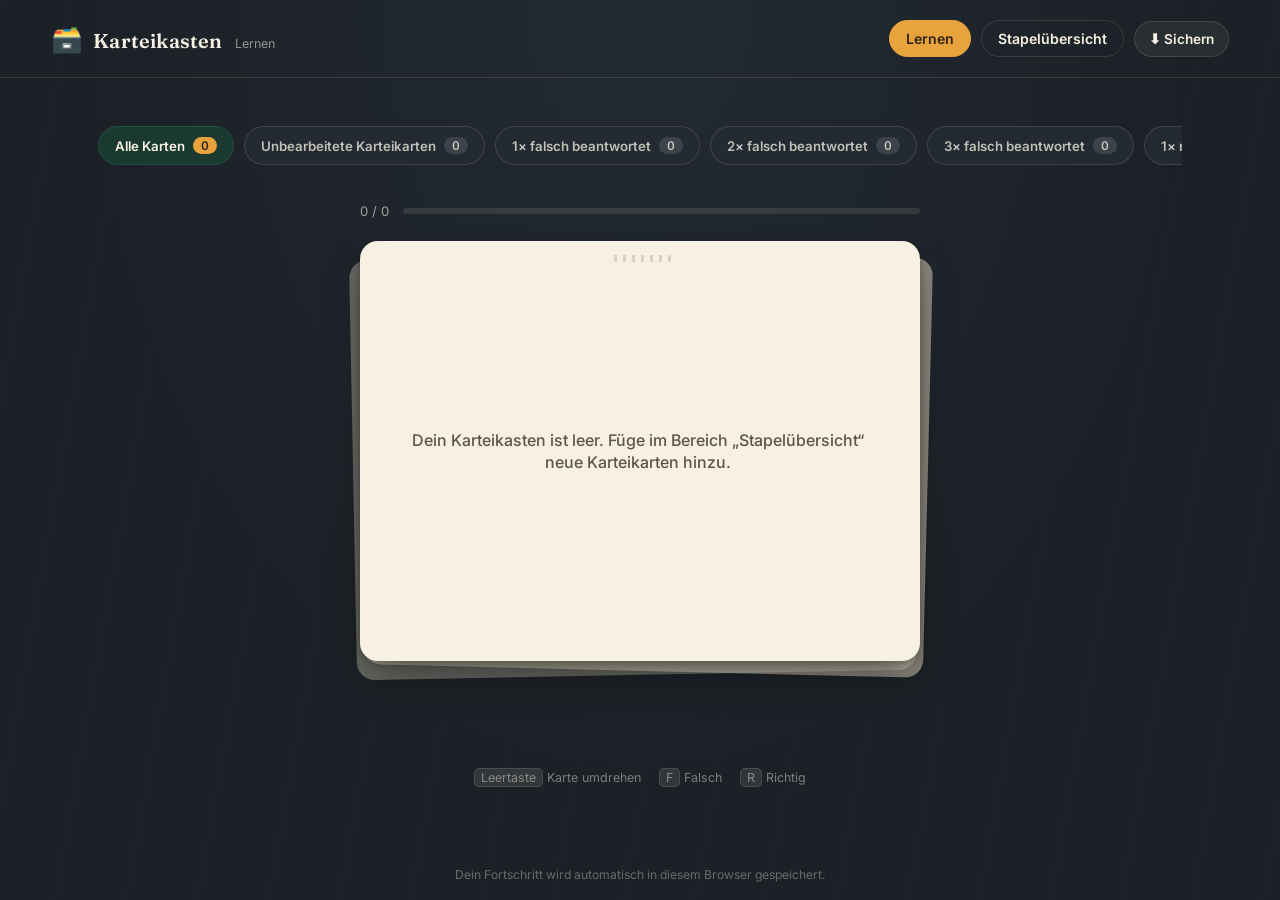
<file: index.html>
<!DOCTYPE html>
<html lang="de">
<head>
<meta charset="UTF-8" />
<meta name="viewport" content="width=device-width, initial-scale=1.0" />
<title>Karteikasten – Lernen</title>
<meta name="description" content="Digitaler Karteikasten zum Lernen mit Karteikarten." />
<link rel="stylesheet" href="css/style.css" />
<link rel="icon" href="data:image/svg+xml,<svg xmlns=%22http://www.w3.org/2000/svg%22 viewBox=%220 0 100 100%22><text y=%22.9em%22 font-size=%2290%22>🗃️</text></svg>" />
</head>
<body>

<header class="kopfzeile">
  <div class="marke">
    <span class="marke__symbol">🗃️</span>
    <span class="marke__titel">Karteikasten</span>
    <span class="marke__untertitel">Lernen</span>
  </div>
  <nav class="nav">
    <a href="index.html" class="nav__link nav__link--aktiv">Lernen</a>
    <a href="stapel.html" class="nav__link">Stapelübersicht</a>
    <button id="btn-export" class="icon-btn" title="Fortschritt als JSON-Datei sichern">
      ⬇ Sichern
    </button>
  </nav>
</header>

<main>

  <div class="stapelleiste" id="stapelleiste" role="tablist" aria-label="Stapel auswählen"></div>

  <section class="lernbereich">

    <div class="fortschrittszeile" id="fortschrittszeile" hidden>
      <span id="fortschritt-text">0 / 0</span>
      <div class="fortschrittsbalken">
        <div class="fortschrittsbalken__fuellung" id="fortschrittsbalken-fuellung" style="width: 0%;"></div>
      </div>
    </div>

    <div class="karten-buehne" id="karten-buehne">
      <div class="karte karte--leer" id="karte" tabindex="0" role="button" aria-label="Karteikarte umdrehen">
        <div class="karte__seite karte__seite--vorder" id="karte-vorderseite">
          <div class="karte__text">Lade Karteikarten …</div>
        </div>
        <div class="karte__seite karte__seite--rueck" id="karte-rueckseite">
          <div class="karte__text"></div>
        </div>
      </div>
    </div>

    <div class="antwort-buttons" id="antwort-buttons">
      <button class="antwort-btn antwort-btn--falsch" id="btn-falsch">
        ✕ Falsch beantwortet <span class="antwort-btn__taste">F</span>
      </button>
      <button class="antwort-btn antwort-btn--richtig" id="btn-richtig">
        ✓ Richtig beantwortet <span class="antwort-btn__taste">R</span>
      </button>
    </div>

    <p class="tasten-hinweis">
      <span><kbd>Leertaste</kbd> Karte umdrehen</span>
      <span><kbd>F</kbd> Falsch</span>
      <span><kbd>R</kbd> Richtig</span>
    </p>

  </section>

</main>

<footer>Dein Fortschritt wird automatisch in diesem Browser gespeichert.</footer>

<div class="toast" id="toast"></div>

<script src="js/data.js"></script>
<script src="js/storage.js"></script>
<script src="js/app.js"></script>
</body>
</html>
</file>
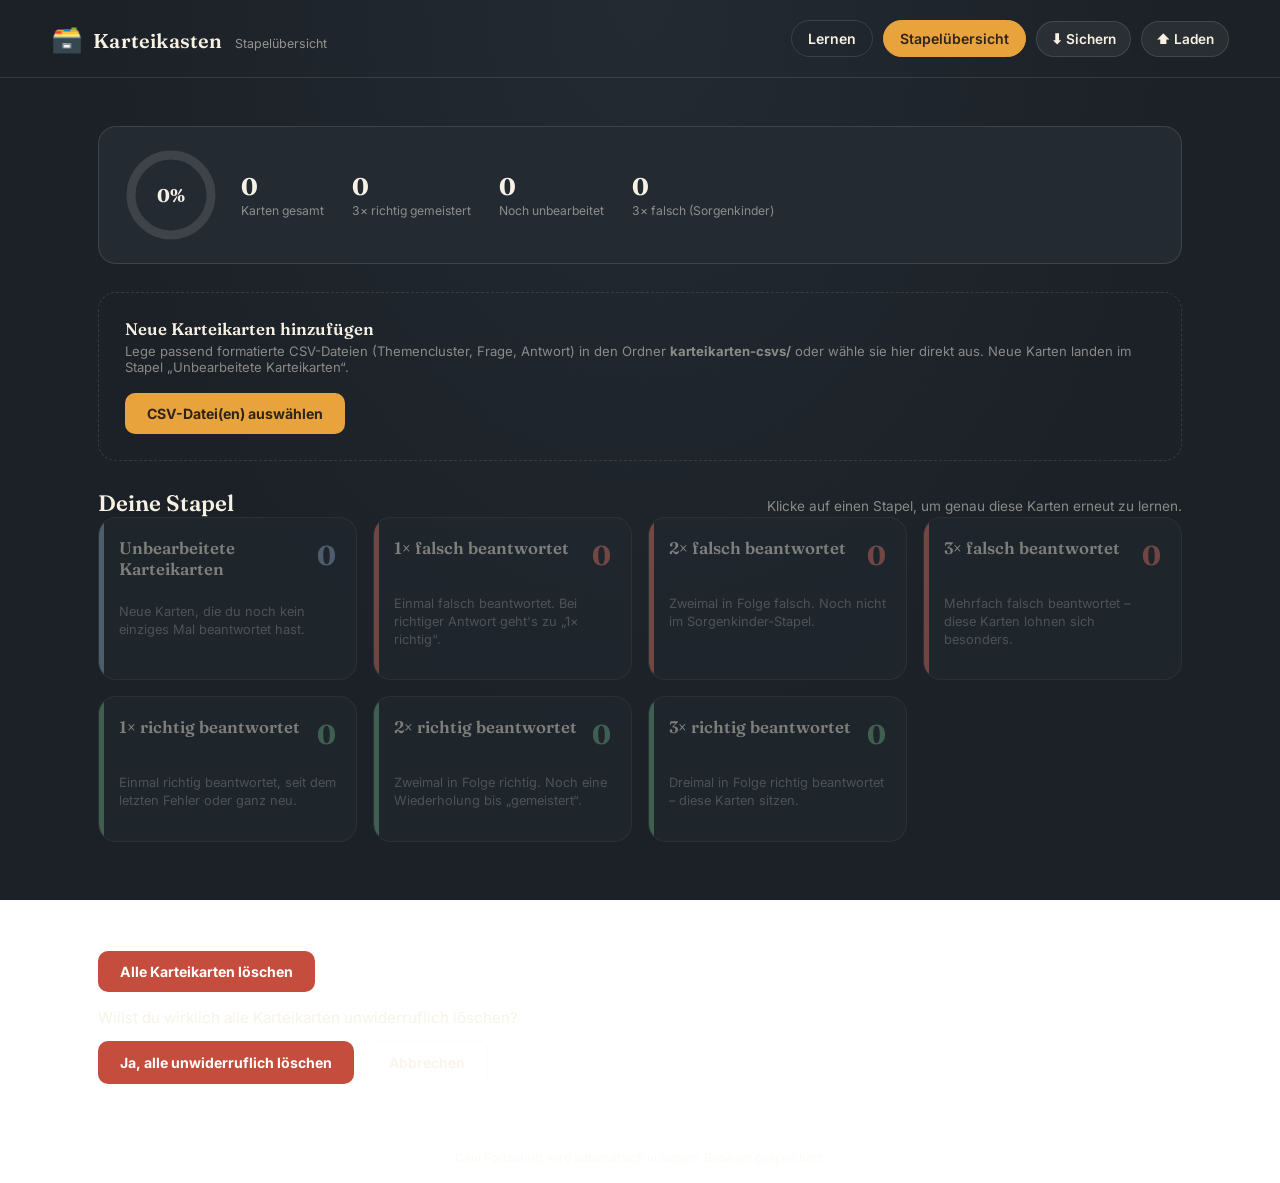
<file: stapel.html>
<!DOCTYPE html>
<html lang="de">
<head>
<meta charset="UTF-8" />
<meta name="viewport" content="width=device-width, initial-scale=1.0" />
<title>Karteikasten – Stapelübersicht</title>
<meta name="description" content="Übersicht aller Karteikarten-Stapel nach Lernfortschritt." />
<link rel="stylesheet" href="css/style.css" />
<link rel="icon" href="data:image/svg+xml,<svg xmlns=%22http://www.w3.org/2000/svg%22 viewBox=%220 0 100 100%22><text y=%22.9em%22 font-size=%2290%22>🗃️</text></svg>" />
</head>
<body>

<header class="kopfzeile">
  <div class="marke">
    <span class="marke__symbol">🗃️</span>
    <span class="marke__titel">Karteikasten</span>
    <span class="marke__untertitel">Stapelübersicht</span>
  </div>
  <nav class="nav">
    <a href="index.html" class="nav__link">Lernen</a>
    <a href="stapel.html" class="nav__link nav__link--aktiv">Stapelübersicht</a>
    <button id="btn-export" class="icon-btn" title="Fortschritt als JSON-Datei sichern">⬇ Sichern</button>
    <button id="btn-import-trigger" class="icon-btn" title="Fortschritt aus JSON-Datei laden">⬆ Laden</button>
    <input type="file" id="input-import-zustand" accept="application/json" hidden />
  </nav>
</header>

<main>

  <section class="gesamtuebersicht" id="gesamtuebersicht" aria-label="Gesamtfortschritt">
    <div class="ring-wrap">
      <svg width="92" height="92" viewBox="0 0 92 92">
        <circle cx="46" cy="46" r="40" fill="none" stroke="rgba(247,241,227,0.12)" stroke-width="9" />
        <circle id="ring-fuellung" cx="46" cy="46" r="40" fill="none" stroke="#e8a33d" stroke-width="9"
          stroke-linecap="round" stroke-dasharray="251.2" stroke-dashoffset="251.2" />
      </svg>
      <div class="ring-wrap__label" id="ring-label">0%</div>
    </div>
    <div class="statistik-zeile" id="statistik-zeile">
      <div class="statistik-item">
        <span class="statistik-item__zahl" id="stat-gesamt">0</span>
        <span class="statistik-item__label">Karten gesamt</span>
      </div>
      <div class="statistik-item">
        <span class="statistik-item__zahl" id="stat-gemeistert">0</span>
        <span class="statistik-item__label">3× richtig gemeistert</span>
      </div>
      <div class="statistik-item">
        <span class="statistik-item__zahl" id="stat-offen">0</span>
        <span class="statistik-item__label">Noch unbearbeitet</span>
      </div>
      <div class="statistik-item">
        <span class="statistik-item__zahl" id="stat-schwierig">0</span>
        <span class="statistik-item__label">3× falsch (Sorgenkinder)</span>
      </div>
    </div>
  </section>

  <section aria-label="Neue Karteikarten importieren">
    <div class="import-zone" id="import-zone">
      <div class="import-zone__text">
        <h3>Neue Karteikarten hinzufügen</h3>
        <p>Lege passend formatierte CSV-Dateien (Themencluster, Frage, Antwort) in den Ordner <strong>karteikarten-csvs/</strong> oder wähle sie hier direkt aus. Neue Karten landen im Stapel „Unbearbeitete Karteikarten“.</p>
      </div>
      <div style="display:flex; gap:10px; align-items:center;">
        <button class="btn-primaer" id="btn-csv-waehlen">CSV-Datei(en) auswählen</button>
        <input type="file" id="input-csv" accept=".csv,text/csv" multiple hidden />
      </div>
    </div>
  </section>

  <section>
    <div class="abschnitt-titel">
      <h2>Deine Stapel</h2>
      <p>Klicke auf einen Stapel, um genau diese Karten erneut zu lernen.</p>
    </div>
    <div class="stapel-grid" id="stapel-grid"></div>
  </section>

  <section aria-label="Karteikasten zurücksetzen" class="loeschen-sektion">
    <button id="btn-alle-loeschen" class="btn-gefahr">Alle Karteikarten löschen</button>
    <div id="loeschen-bestaetigung" class="loeschen-bestaetigung" hidden>
      <p class="loeschen-frage">Willst du wirklich alle Karteikarten unwiderruflich löschen?</p>
      <div class="loeschen-aktionen">
        <button id="btn-loeschen-ja" class="btn-gefahr">Ja, alle unwiderruflich löschen</button>
        <button id="btn-loeschen-nein" class="btn-sekundaer">Abbrechen</button>
      </div>
    </div>
  </section>

</main>

<footer>Dein Fortschritt wird automatisch in diesem Browser gespeichert.</footer>

<div class="toast" id="toast"></div>

<script src="js/data.js"></script>
<script src="js/storage.js"></script>
<script src="js/stapel.js"></script>
</body>
</html>
</file>
<file: css/style.css>
/* ============================================================================
   Karteikasten – Globales Stylesheet
   Designkonzept: Ein digitaler Karteikasten, der sich wie ein echter
   Holz-Karteikasten auf einem Schreibtisch bei Abendlicht anfühlt.
   Cremefarbene Karteikarten, dunkles Tannengrün, Senfgelb als Aktiv-Akzent.
   ============================================================================ */

@import url('https://fonts.googleapis.com/css2?family=Fraunces:opsz,wght@9..144,400..700&family=Inter:wght@400;500;600;700;800&display=swap');

:root {
  /* Farbpalette */
  --bg-deep: #1c2127;
  --bg-deep-2: #232a32;
  --holz: #2e2419;
  --holz-hell: #3c3024;
  --karte-creme: #f7f1e3;
  --karte-creme-rand: #ebe2c9;
  --tinte: #2a2620;
  --tinte-soft: #5c5648;
  --tanne: #1b3a2f;
  --tanne-hell: #25503f;
  --senf: #e8a33d;
  --senf-hell: #f3c177;
  --gruen: #4f8f6b;
  --gruen-hell: #6cab85;
  --rot: #c44d3e;
  --rot-hell: #d97464;
  --linie: rgba(247, 241, 227, 0.12);

  --schrift-anzeige: "Fraunces", "Georgia", serif;
  --schrift-ui: "Inter", -apple-system, BlinkMacSystemFont, "Segoe UI", sans-serif;

  --radius-karte: 18px;
  --radius-ui: 10px;
  --schatten-karte: 0 18px 40px -12px rgba(0, 0, 0, 0.55), 0 2px 8px rgba(0, 0, 0, 0.25);
  --schatten-ui: 0 4px 14px rgba(0, 0, 0, 0.25);

  --transition-flip: 0.55s cubic-bezier(0.45, 0.05, 0.15, 1);
}

* {
  box-sizing: border-box;
}

html, body {
  margin: 0;
  padding: 0;
  min-height: 100vh;
}

body {
  font-family: var(--schrift-ui);
  color: var(--karte-creme);
  background: radial-gradient(ellipse at top, var(--bg-deep-2) 0%, var(--bg-deep) 60%);
  background-attachment: fixed;
  -webkit-font-smoothing: antialiased;
  display: flex;
  flex-direction: column;
  min-height: 100vh;
}

/* Dezente Holzmaserungs-Textur als Hintergrund-Ambiente */
body::before {
  content: "";
  position: fixed;
  inset: 0;
  pointer-events: none;
  z-index: 0;
  opacity: 0.5;
  background-image:
    repeating-linear-gradient(
      100deg,
      rgba(255, 255, 255, 0.012) 0px,
      rgba(255, 255, 255, 0.012) 1px,
      transparent 1px,
      transparent 70px
    );
}

a {
  color: inherit;
  text-decoration: none;
}

button {
  font-family: var(--schrift-ui);
  cursor: pointer;
  border: none;
}

/* ============================== Kopfzeile ================================ */

.kopfzeile {
  position: relative;
  z-index: 2;
  display: flex;
  align-items: center;
  justify-content: space-between;
  gap: 16px;
  padding: 20px clamp(20px, 4vw, 56px);
  border-bottom: 1px solid var(--linie);
  flex-wrap: wrap;
}

.marke {
  display: flex;
  align-items: baseline;
  gap: 10px;
}

.marke__symbol {
  font-family: var(--schrift-anzeige);
  font-weight: 700;
  font-size: 1.6rem;
  color: var(--senf);
}

.marke__titel {
  font-family: var(--schrift-anzeige);
  font-weight: 600;
  font-size: 1.25rem;
  letter-spacing: 0.01em;
}

.marke__untertitel {
  font-size: 0.78rem;
  color: rgba(247, 241, 227, 0.55);
  margin-left: 2px;
}

.nav {
  display: flex;
  align-items: center;
  gap: 10px;
  flex-wrap: wrap;
}

.nav__link {
  font-size: 0.88rem;
  font-weight: 600;
  padding: 9px 16px;
  border-radius: 999px;
  background: transparent;
  border: 1px solid var(--linie);
  transition: background 0.2s, border-color 0.2s;
  white-space: nowrap;
}

.nav__link:hover {
  background: rgba(247, 241, 227, 0.06);
  border-color: rgba(247, 241, 227, 0.25);
}

.nav__link--aktiv {
  background: var(--senf);
  color: var(--holz);
  border-color: var(--senf);
}

.nav__link--aktiv:hover {
  background: var(--senf-hell);
}

.icon-btn {
  display: inline-flex;
  align-items: center;
  gap: 7px;
  font-size: 0.85rem;
  font-weight: 600;
  padding: 9px 14px;
  border-radius: 999px;
  background: rgba(247, 241, 227, 0.06);
  border: 1px solid var(--linie);
  color: var(--karte-creme);
  transition: background 0.2s, transform 0.15s;
}

.icon-btn:hover {
  background: rgba(247, 241, 227, 0.13);
}

.icon-btn:active {
  transform: scale(0.97);
}

/* ============================== Haupt-Layout ============================== */

main {
  position: relative;
  z-index: 1;
  flex: 1;
  display: flex;
  flex-direction: column;
  padding: clamp(20px, 4vw, 48px);
  gap: 28px;
  max-width: 1180px;
  margin: 0 auto;
  width: 100%;
}

/* ============================== Stapel-Leiste (Lernseite) ================= */

.stapelleiste {
  display: flex;
  gap: 10px;
  overflow-x: auto;
  padding-bottom: 6px;
  scrollbar-width: thin;
}

.stapelleiste::-webkit-scrollbar {
  height: 6px;
}
.stapelleiste::-webkit-scrollbar-thumb {
  background: rgba(247, 241, 227, 0.18);
  border-radius: 4px;
}

.stapel-chip {
  flex: 0 0 auto;
  display: flex;
  align-items: center;
  gap: 8px;
  padding: 10px 16px;
  border-radius: 999px;
  background: var(--bg-deep-2);
  border: 1px solid var(--linie);
  font-size: 0.83rem;
  font-weight: 600;
  color: rgba(247, 241, 227, 0.75);
  transition: all 0.2s;
  position: relative;
}

.stapel-chip:hover {
  border-color: rgba(247, 241, 227, 0.35);
  color: var(--karte-creme);
}

.stapel-chip--aktiv {
  background: var(--tanne);
  border-color: var(--tanne-hell);
  color: var(--karte-creme);
}

.stapel-chip__zahl {
  background: rgba(255, 255, 255, 0.12);
  padding: 1px 8px;
  border-radius: 999px;
  font-size: 0.75rem;
  font-variant-numeric: tabular-nums;
}

.stapel-chip--aktiv .stapel-chip__zahl {
  background: var(--senf);
  color: var(--holz);
}

/* ============================== Lernbereich ================================ */

.lernbereich {
  display: flex;
  flex-direction: column;
  align-items: center;
  gap: 22px;
  flex: 1;
  justify-content: center;
  min-height: 50vh;
}

.fortschrittszeile {
  width: min(560px, 100%);
  display: flex;
  align-items: center;
  gap: 14px;
  font-size: 0.82rem;
  color: rgba(247, 241, 227, 0.6);
}

.fortschrittsbalken {
  flex: 1;
  height: 6px;
  border-radius: 999px;
  background: rgba(247, 241, 227, 0.1);
  overflow: hidden;
}

.fortschrittsbalken__fuellung {
  height: 100%;
  border-radius: 999px;
  background: linear-gradient(90deg, var(--senf), var(--senf-hell));
  transition: width 0.4s ease;
}

/* ---- Karteikarte ---- */

.karten-buehne {
  position: relative;
  width: min(560px, 100%);
  height: clamp(320px, 48vh, 420px);
  perspective: 1800px;
}

/* Stapel-Effekt: zwei dezent versetzte Schatten-Karten dahinter */
.karten-buehne::before,
.karten-buehne::after {
  content: "";
  position: absolute;
  inset: 0;
  background: var(--karte-creme-rand);
  border-radius: var(--radius-karte);
  z-index: 0;
}
.karten-buehne::before {
  transform: translate(8px, 10px) rotate(1.4deg);
  opacity: 0.5;
}
.karten-buehne::after {
  transform: translate(-7px, 14px) rotate(-1.1deg);
  opacity: 0.35;
}

.karte {
  position: absolute;
  inset: 0;
  z-index: 1;
  cursor: pointer;
  transform-style: preserve-3d;
  transition: transform var(--transition-flip);
}

.karte--umgedreht {
  transform: rotateY(180deg);
}

.karte--leer {
  cursor: default;
}

.karte__seite {
  position: absolute;
  inset: 0;
  backface-visibility: hidden;
  border-radius: var(--radius-karte);
  background: var(--karte-creme);
  color: var(--tinte);
  box-shadow: var(--schatten-karte);
  display: flex;
  flex-direction: column;
  padding: clamp(24px, 4vw, 40px);
  overflow: hidden;
}

.karte__seite--rueck {
  transform: rotateY(180deg);
  background: var(--karte-creme);
}

/* Lochrand-Andeutung oben, wie bei einer echten Karteikarte */
.karte__seite::before {
  content: "";
  position: absolute;
  top: 14px;
  left: 50%;
  transform: translateX(-50%);
  width: 64px;
  height: 7px;
  border-radius: 999px;
  background: repeating-linear-gradient(
    90deg,
    transparent 0px,
    transparent 6px,
    rgba(42, 38, 32, 0.15) 6px,
    rgba(42, 38, 32, 0.15) 9px
  );
}

.karte__kicker {
  font-size: 0.72rem;
  font-weight: 700;
  letter-spacing: 0.06em;
  text-transform: uppercase;
  color: var(--gruen);
  margin-top: 14px;
  margin-bottom: 6px;
}

.karte__seite--rueck .karte__kicker {
  color: var(--senf);
  text-transform: none;
  letter-spacing: 0;
  font-size: 0.78rem;
}

.karte__thema {
  font-size: 0.74rem;
  color: var(--tinte-soft);
  margin-bottom: 4px;
}

.karte__text {
  font-family: var(--schrift-anzeige);
  font-size: clamp(1.15rem, 2.4vw, 1.55rem);
  line-height: 1.38;
  font-weight: 500;
  flex: 1;
  overflow-y: auto;
  padding-right: 4px;
}

.karte__seite--rueck .karte__text {
  font-size: clamp(1.02rem, 2vw, 1.25rem);
  font-weight: 400;
}

.karte__text::-webkit-scrollbar {
  width: 5px;
}
.karte__text::-webkit-scrollbar-thumb {
  background: rgba(42, 38, 32, 0.18);
  border-radius: 4px;
}

.karte__hinweis {
  font-size: 0.74rem;
  color: var(--tinte-soft);
  text-align: center;
  margin-top: 10px;
  letter-spacing: 0.02em;
}

.karte--leer .karte__text {
  display: flex;
  align-items: center;
  justify-content: center;
  text-align: center;
  color: var(--tinte-soft);
  font-family: var(--schrift-ui);
  font-size: 1rem;
}

/* ---- Antwort-Buttons ---- */

.antwort-buttons {
  display: flex;
  gap: 14px;
  width: min(560px, 100%);
  opacity: 0;
  transform: translateY(8px);
  pointer-events: none;
  transition: opacity 0.3s, transform 0.3s;
}

.antwort-buttons--sichtbar {
  opacity: 1;
  transform: translateY(0);
  pointer-events: auto;
}

.antwort-btn {
  flex: 1;
  display: flex;
  align-items: center;
  justify-content: center;
  gap: 10px;
  padding: 16px 20px;
  border-radius: var(--radius-ui);
  font-size: 1rem;
  font-weight: 700;
  letter-spacing: 0.01em;
  transition: transform 0.15s, filter 0.15s;
  box-shadow: var(--schatten-ui);
}

.antwort-btn:active {
  transform: scale(0.97);
}

.antwort-btn--falsch {
  background: var(--rot);
  color: var(--karte-creme);
}
.antwort-btn--falsch:hover {
  background: var(--rot-hell);
}

.antwort-btn--richtig {
  background: var(--gruen);
  color: var(--karte-creme);
}
.antwort-btn--richtig:hover {
  background: var(--gruen-hell);
}

.antwort-btn__taste {
  font-size: 0.72rem;
  background: rgba(0, 0, 0, 0.18);
  padding: 2px 7px;
  border-radius: 6px;
  font-weight: 600;
}

.tasten-hinweis {
  font-size: 0.78rem;
  color: rgba(247, 241, 227, 0.45);
  display: flex;
  gap: 18px;
  flex-wrap: wrap;
  justify-content: center;
}

.tasten-hinweis kbd {
  background: rgba(247, 241, 227, 0.1);
  border: 1px solid var(--linie);
  border-radius: 5px;
  padding: 1px 6px;
  font-family: var(--schrift-ui);
  font-size: 0.78rem;
}

/* ============================== Stapel-Übersicht (Seite 2) ================ */

.stapel-grid {
  display: grid;
  grid-template-columns: repeat(auto-fit, minmax(230px, 1fr));
  gap: 16px;
}

.stapel-karte {
  position: relative;
  background: var(--bg-deep-2);
  border: 1px solid var(--linie);
  border-radius: var(--radius-karte);
  padding: 20px 20px 18px;
  display: flex;
  flex-direction: column;
  gap: 10px;
  cursor: pointer;
  transition: transform 0.18s, border-color 0.18s, background 0.18s;
  overflow: hidden;
}

.stapel-karte::before {
  content: "";
  position: absolute;
  top: 0;
  left: 0;
  width: 5px;
  height: 100%;
  background: var(--stapel-akzent, var(--senf));
}

.stapel-karte:hover {
  transform: translateY(-3px);
  border-color: rgba(247, 241, 227, 0.3);
  background: #262d36;
}

.stapel-karte__kopf {
  display: flex;
  justify-content: space-between;
  align-items: flex-start;
  gap: 8px;
}

.stapel-karte__titel {
  font-family: var(--schrift-anzeige);
  font-weight: 600;
  font-size: 1.05rem;
  line-height: 1.25;
}

.stapel-karte__zahl {
  font-family: var(--schrift-anzeige);
  font-size: 1.7rem;
  font-weight: 700;
  color: var(--stapel-akzent, var(--senf));
  font-variant-numeric: tabular-nums;
  flex-shrink: 0;
}

.stapel-karte__beschreibung {
  font-size: 0.8rem;
  color: rgba(247, 241, 227, 0.5);
  line-height: 1.4;
}

.stapel-karte__cta {
  margin-top: auto;
  font-size: 0.78rem;
  font-weight: 600;
  color: var(--stapel-akzent, var(--senf));
  display: flex;
  align-items: center;
  gap: 5px;
}

.stapel-karte--leer {
  opacity: 0.45;
  cursor: default;
}
.stapel-karte--leer:hover {
  transform: none;
  background: var(--bg-deep-2);
  border-color: var(--linie);
}

/* Akzentfarben je Stapeltyp */
.stapel-karte[data-typ="unbearbeitet"] { --stapel-akzent: #8aa6c2; }
.stapel-karte[data-typ="falsch"] { --stapel-akzent: var(--rot-hell); }
.stapel-karte[data-typ="richtig"] { --stapel-akzent: var(--gruen-hell); }

/* ============================== Abschnitts-Titel =========================== */

.abschnitt-titel {
  display: flex;
  align-items: baseline;
  justify-content: space-between;
  gap: 12px;
  flex-wrap: wrap;
}

.abschnitt-titel h2 {
  font-family: var(--schrift-anzeige);
  font-size: 1.4rem;
  font-weight: 600;
  margin: 0;
}

.abschnitt-titel p {
  margin: 0;
  font-size: 0.85rem;
  color: rgba(247, 241, 227, 0.5);
}

/* ============================== Gesamtfortschritt (Übersicht) ============= */

.gesamtuebersicht {
  display: flex;
  align-items: center;
  gap: 24px;
  background: var(--bg-deep-2);
  border: 1px solid var(--linie);
  border-radius: var(--radius-karte);
  padding: 22px 26px;
  flex-wrap: wrap;
}

.ring-wrap {
  position: relative;
  width: 92px;
  height: 92px;
  flex-shrink: 0;
}

.ring-wrap svg {
  transform: rotate(-90deg);
}

.ring-wrap__label {
  position: absolute;
  inset: 0;
  display: flex;
  align-items: center;
  justify-content: center;
  font-family: var(--schrift-anzeige);
  font-weight: 700;
  font-size: 1.15rem;
}

.statistik-zeile {
  display: flex;
  gap: 28px;
  flex-wrap: wrap;
  flex: 1;
}

.statistik-item {
  display: flex;
  flex-direction: column;
  gap: 2px;
}

.statistik-item__zahl {
  font-family: var(--schrift-anzeige);
  font-size: 1.5rem;
  font-weight: 700;
}

.statistik-item__label {
  font-size: 0.76rem;
  color: rgba(247, 241, 227, 0.5);
}

/* ============================== Import-Bereich (Übersicht) ================ */

.import-zone {
  border: 1.5px dashed var(--linie);
  border-radius: var(--radius-karte);
  padding: 26px;
  display: flex;
  align-items: center;
  justify-content: space-between;
  gap: 18px;
  flex-wrap: wrap;
  transition: border-color 0.2s, background 0.2s;
}

.import-zone--dragover {
  border-color: var(--senf);
  background: rgba(232, 163, 61, 0.06);
}

.import-zone__text h3 {
  margin: 0 0 4px;
  font-family: var(--schrift-anzeige);
  font-size: 1.05rem;
  font-weight: 600;
}

.import-zone__text p {
  margin: 0;
  font-size: 0.82rem;
  color: rgba(247, 241, 227, 0.5);
}

.btn-primaer {
  background: var(--senf);
  color: var(--holz);
  font-weight: 700;
  font-size: 0.88rem;
  padding: 12px 22px;
  border-radius: var(--radius-ui);
  white-space: nowrap;
  transition: background 0.2s, transform 0.15s;
}
.btn-primaer:hover {
  background: var(--senf-hell);
}
.btn-primaer:active {
  transform: scale(0.97);
}

.btn-sekundaer {
  background: transparent;
  color: rgba(247, 241, 227, 0.7);
  font-weight: 600;
  font-size: 0.88rem;
  padding: 12px 22px;
  border-radius: var(--radius-ui);
  border: 1.5px solid rgba(247, 241, 227, 0.25);
  white-space: nowrap;
  transition: background 0.2s, border-color 0.2s;
}
.btn-sekundaer:hover {
  background: rgba(247, 241, 227, 0.07);
  border-color: rgba(247, 241, 227, 0.45);
}

.btn-gefahr {
  background: var(--rot);
  color: #fff;
  font-weight: 700;
  font-size: 0.88rem;
  padding: 12px 22px;
  border-radius: var(--radius-ui);
  white-space: nowrap;
  transition: background 0.2s, transform 0.15s;
}
.btn-gefahr:hover {
  background: var(--rot-hell);
}
.btn-gefahr:active {
  transform: scale(0.97);
}

.loeschen-sektion {
  margin-top: 48px;
  padding-top: 32px;
  border-top: 1px solid rgba(247, 241, 227, 0.1);
  display: flex;
  flex-direction: column;
  align-items: flex-start;
  gap: 16px;
}

.loeschen-bestaetigung {
  display: flex;
  flex-direction: column;
  gap: 14px;
}

.loeschen-frage {
  font-size: 0.95rem;
  color: rgba(247, 241, 227, 0.85);
  margin: 0;
}

.loeschen-aktionen {
  display: flex;
  gap: 12px;
  flex-wrap: wrap;
}

/* ============================== Leerer Zustand ============================= */

.leer-zustand {
  display: flex;
  flex-direction: column;
  align-items: center;
  gap: 10px;
  text-align: center;
  padding: 60px 20px;
  color: rgba(247, 241, 227, 0.55);
}

.leer-zustand__symbol {
  font-size: 2.4rem;
  margin-bottom: 4px;
}

.leer-zustand h3 {
  font-family: var(--schrift-anzeige);
  color: var(--karte-creme);
  margin: 0;
  font-size: 1.2rem;
}

.leer-zustand p {
  margin: 0;
  max-width: 380px;
  font-size: 0.88rem;
  line-height: 1.5;
}

/* ============================== Toast-Benachrichtigung ===================== */

.toast {
  position: fixed;
  bottom: 24px;
  left: 50%;
  transform: translateX(-50%) translateY(20px);
  background: var(--tanne);
  border: 1px solid var(--tanne-hell);
  color: var(--karte-creme);
  padding: 13px 22px;
  border-radius: 999px;
  font-size: 0.85rem;
  font-weight: 600;
  box-shadow: var(--schatten-ui);
  z-index: 50;
  opacity: 0;
  pointer-events: none;
  transition: opacity 0.25s, transform 0.25s;
}

.toast--sichtbar {
  opacity: 1;
  transform: translateX(-50%) translateY(0);
}

.toast--fehler {
  background: var(--rot);
  border-color: var(--rot-hell);
}

/* ============================== Footer ===================================== */

footer {
  position: relative;
  z-index: 1;
  text-align: center;
  padding: 18px;
  font-size: 0.76rem;
  color: rgba(247, 241, 227, 0.35);
}

/* ============================== Responsive Anpassungen ===================== */

@media (max-width: 720px) {
  .kopfzeile {
    padding: 16px 18px;
  }
  .marke__untertitel {
    display: none;
  }
  main {
    padding: 16px;
    gap: 20px;
  }
  .karten-buehne {
    height: clamp(300px, 52vh, 380px);
  }
  .karte__seite {
    padding: 22px 20px;
  }
  .antwort-buttons {
    gap: 10px;
  }
  .antwort-btn {
    padding: 14px 12px;
    font-size: 0.92rem;
  }
  .gesamtuebersicht {
    flex-direction: column;
    align-items: stretch;
    text-align: center;
  }
  .statistik-zeile {
    justify-content: center;
  }
  .import-zone {
    flex-direction: column;
    text-align: center;
  }
}

@media (max-width: 420px) {
  .nav {
    width: 100%;
    justify-content: stretch;
  }
  .nav__link, .icon-btn {
    flex: 1;
    justify-content: center;
    text-align: center;
  }
  .tasten-hinweis {
    display: none;
  }
}

/* Reduzierte Bewegung respektieren */
@media (prefers-reduced-motion: reduce) {
  .karte, .fortschrittsbalken__fuellung, .antwort-buttons, .toast, .stapel-karte {
    transition: none !important;
  }
}

/* Sichtbarer Fokus-Zustand für Tastaturnutzung */
a:focus-visible,
button:focus-visible,
.karte:focus-visible,
.stapel-karte:focus-visible,
.stapel-chip:focus-visible {
  outline: 2px solid var(--senf);
  outline-offset: 2px;
}
</file>
